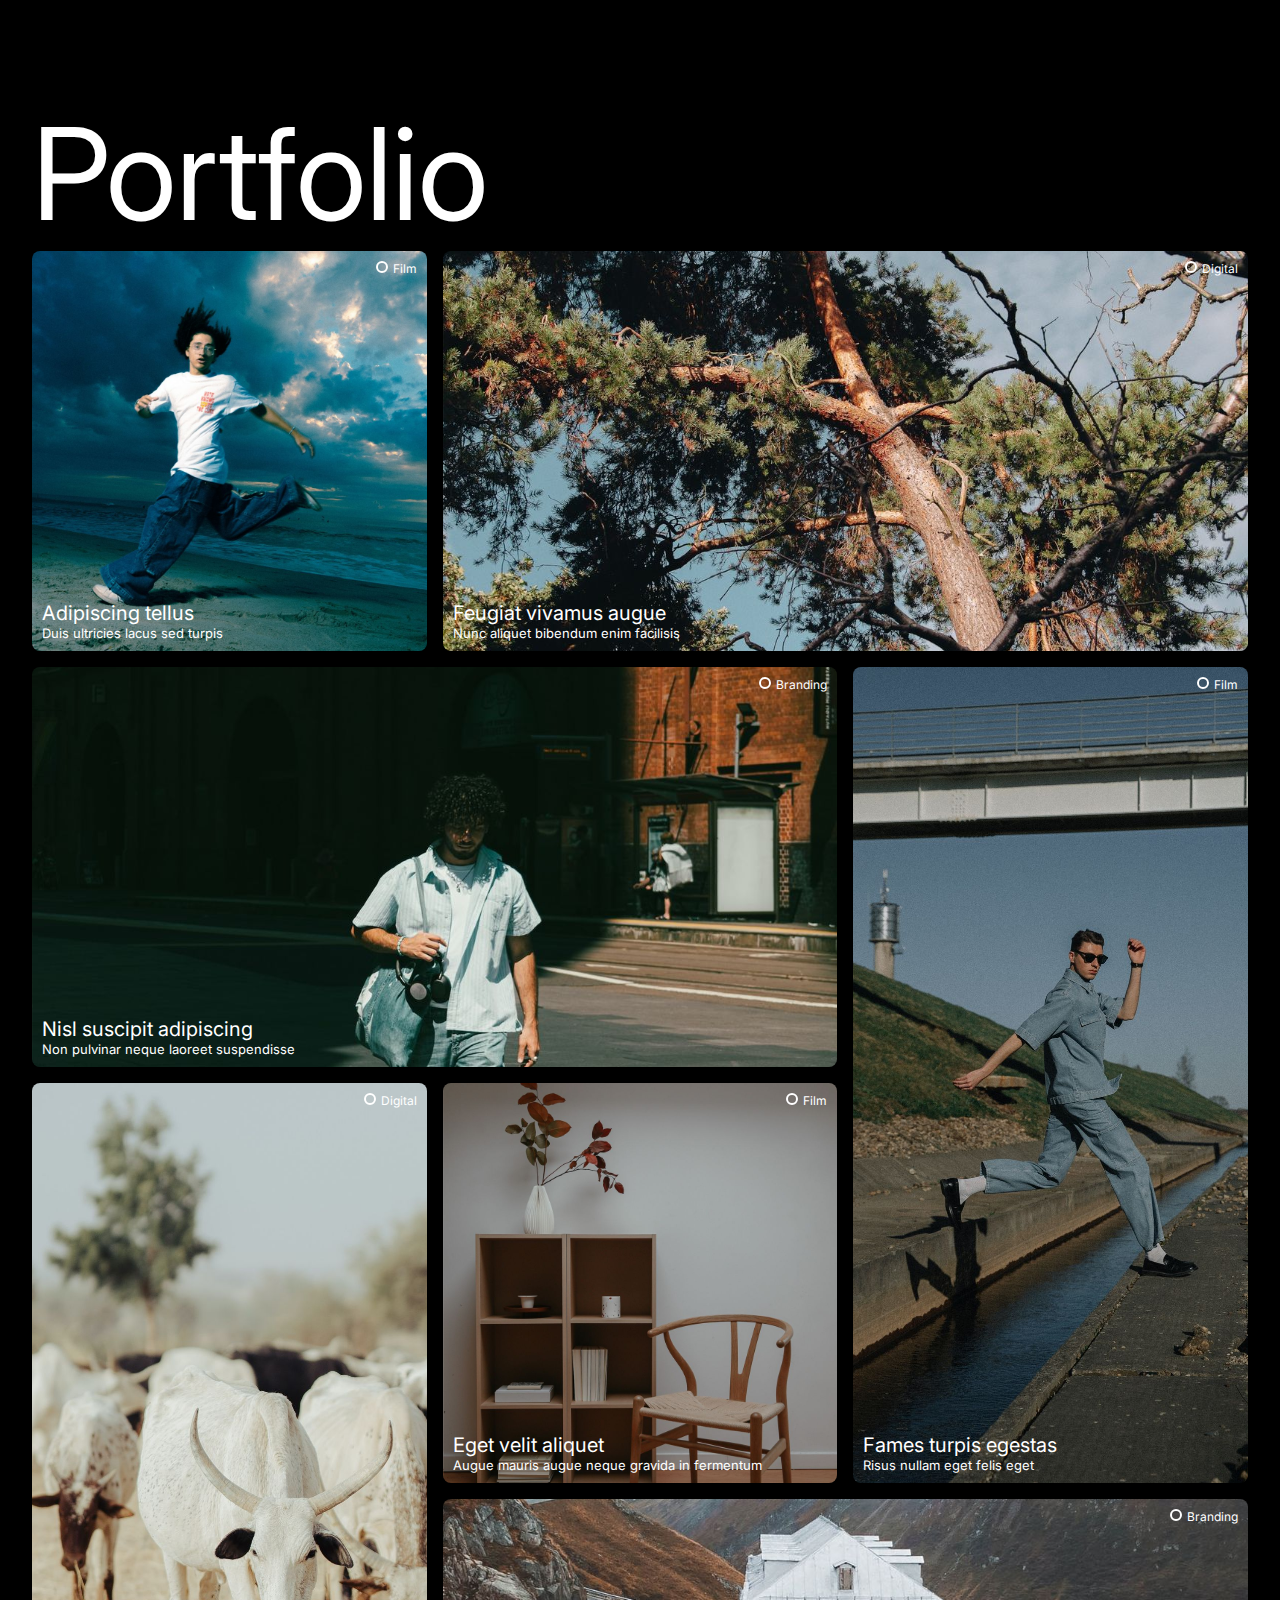
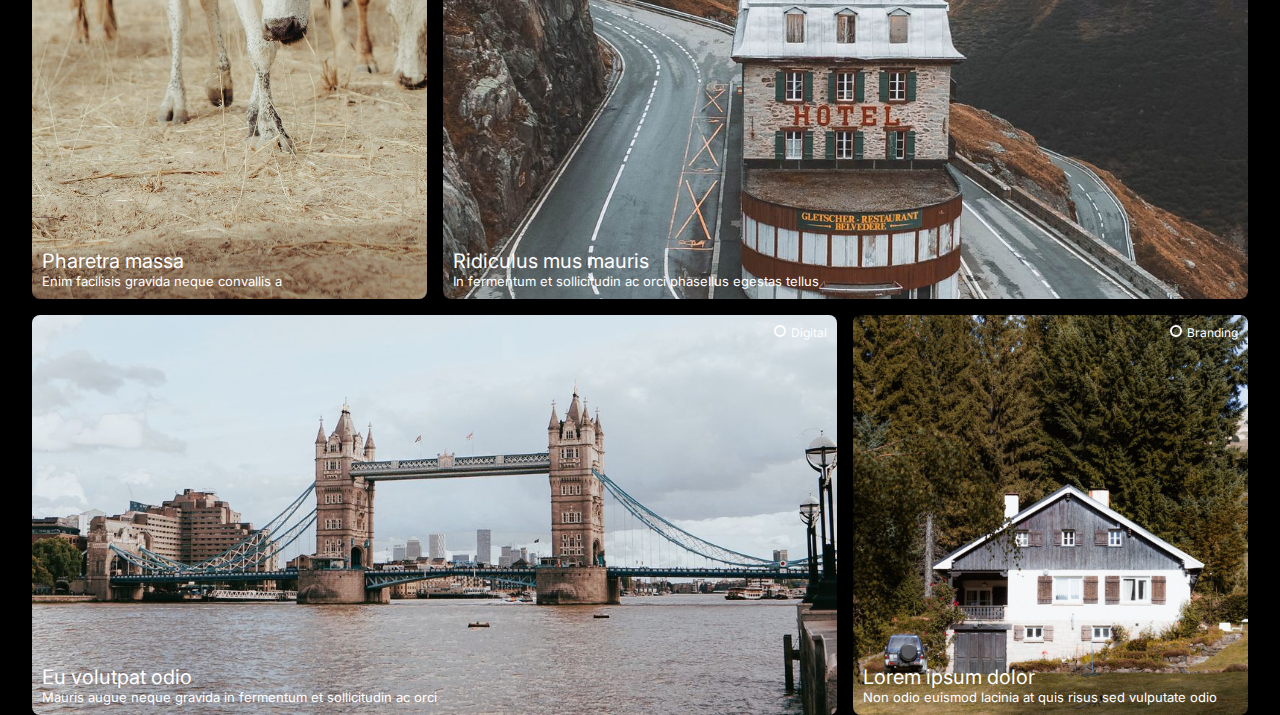
<file: index.html>
<!DOCTYPE html>
<html lang="en">
  <head>
    <meta charset="UTF-8" />
    <meta name="viewport" content="width=device-width, initial-scale=1.0" />
    <title>Responsive project1</title>
    <link rel="preconnect" href="https://fonts.googleapis.com" />
    <link rel="preconnect" href="https://fonts.gstatic.com" crossorigin />
    <link
      href="https://fonts.googleapis.com/css2?family=Inter:ital,opsz,wght@0,14..32,100..900;1,14..32,100..900&display=swap"
      rel="stylesheet"
    />
    <link rel="stylesheet" href="./style.css" />
  </head>
  <body>
    <div class="container">
      <h1 class="title-text">Portfolio</h1>
      <div class="grid-container">
        <div class="box-1">
          <div class="header-text">
            <div class="dot"></div>
            <span>Film</span>
          </div>
          <div class="content">
            <p class="article1">Adipiscing tellus</p>
            <p style="font-size: small">Duis ultricies lacus sed turpis</p>
          </div>
        </div>
        <div class="box-2">
          <div class="header-text">
            <div class="dot"></div>
            <span>Digital</span>
          </div>
          <div class="content">
            <p class="article1">Feugiat vivamus augue</p>
            <p style="font-size: small">Nunc aliquet bibendum enim facilisis</p>
          </div>
        </div>
        <div class="box-3">
          <div class="header-text">
            <div class="dot"></div>
            <span>Branding</span>
          </div>
          <div class="content">
            <p class="article1">Nisl suscipit adipiscing</p>
            <p style="font-size: small">
              Non pulvinar neque laoreet suspendisse
            </p>
          </div>
        </div>
        <div class="box-4">
          <div class="header-text">
            <div class="dot"></div>
            <span>Film</span>
          </div>
          <div class="content">
            <p class="article1">Fames turpis egestas</p>
            <p style="font-size: small">Risus nullam eget felis eget</p>
          </div>
        </div>
        <div class="box-5">
          <div class="header-text">
            <div class="dot"></div>
            <span>Digital</span>
          </div>
          <div class="content">
            <p class="article1">Pharetra massa</p>
            <p style="font-size: small">
              Enim facilisis gravida neque convallis a
            </p>
          </div>
        </div>
        <div class="box-6">
          <div class="header-text">
            <div class="dot"></div>
            <span>Film</span>
          </div>
          <div class="content">
            <p class="article1">Eget velit aliquet</p>
            <p style="font-size: small">
              Augue mauris augue neque gravida in fermentum
            </p>
          </div>
        </div>
        <div class="box-7">
          <div class="header-text">
            <div class="dot"></div>
            <span>Branding</span>
          </div>
          <div class="content">
            <p class="article1">Ridiculus mus mauris</p>
            <p style="font-size: small">
              In fermentum et sollicitudin ac orci phasellus egestas tellus
            </p>
          </div>
        </div>
        <div class="box-8">
          <div class="header-text">
            <div class="dot"></div>
            <span>Digital</span>
          </div>
          <div class="content">
            <p class="article1">Eu volutpat odio</p>
            <p style="font-size: small">
              Mauris augue neque gravida in fermentum et sollicitudin ac orci
            </p>
          </div>
        </div>
        <div class="box-9">
          <div class="header-text">
            <div class="dot"></div>
            <span>Branding</span>
          </div>
          <div class="content">
            <p class="article1">Lorem ipsum dolor</p>
            <p style="font-size: small">
              Non odio euismod lacinia at quis risus sed vulputate odio
            </p>
          </div>
        </div>
      </div>
    </div>
  </body>
</html>
</file>
<file: style.css>
* {
  margin: 0px;
  padding: 0px;
  box-sizing: border-box;
}
body {
  display: flex;
  justify-content: center;
  background-color: black;
  color: white;
  font-family: Inter;
}
.container {
  width: 1216px;
  min-width: 300px;
  margin-top: 96px;
  padding: 0 auto;
}
.grid-container {
  display: grid;
  grid-template-columns: repeat(3, 1fr);
  grid-auto-rows: 400px;
  gap: 16px;
}
.grid-container > div {
  display: flex;
  flex-direction: column;
  justify-content: space-between;
  background-size: cover;
  background-position: center;
  border-radius: 8px;
  padding: 10px;
}
.box-1 {
  background-image: url(./images/1.jpg);
}
.box-2 {
  background-image: url(./images/2.jpg);
  grid-column: 2 / span 2;
}
.box-3 {
  background-image: url(./images/3.jpg);
  grid-column: 1 / span 2;
}
.box-4 {
  background-image: url(./images/4.jpg);
  grid-row: 2 / span 2;
  grid-column: 3 / span 1;
}
.box-5 {
  background-image: url(./images/5.jpg);
  grid-row: 3 / span 2;
}
.box-6 {
  background-image: url(./images/6.jpg);
}
.box-7 {
  background-image: url(./images/7.jpg);
  grid-column: 2 / span 2;
}
.box-8 {
  background-image: url(./images/8.jpg);
  grid-column: 1 / span 2;
}
.box-9 {
  background-image: url(./images/9.jpg);
}
.title-text {
  font-size: 128px;
  font-family: Inter, sans-serif;
  font-weight: 400;
}
.header-text {
  display: flex;
  justify-content: end;
  text-align: end;
  font-size: 12px;
  column-gap: 5px;
}
.article1 {
  font-size: 20px;
}
.dot {
  width: 12px;
  height: 12px;
  border-radius: 50%;
  border: 2px solid white;
}
.content {
  height: fit-content;
  width: fit-content;
}
@media screen and (max-width: 768px) {
  .container {
    margin-left: 20px;
    margin-right: 20px;
  }
  .grid-container {
    grid-template-columns: 1fr;
  }
  .grid-container > div {
    grid-column-start: 1;
    grid-column-end: span 1;
    grid-row-start: span 1;
  }
  .title-text {
    font-size: 96px;
  }
}
@media screen and (max-width: 480px) {
  .container {
    margin-left: 20px;
    margin-right: 20px;
  }
  .grid-container {
    grid-template-columns: 1fr;
  }
  .grid-container > div {
    grid-column-start: 1;
    grid-column-end: span 1;
    grid-row-start: span 1;
  }
  .title-text {
    font-size: 78px;
  }
}
</file>
